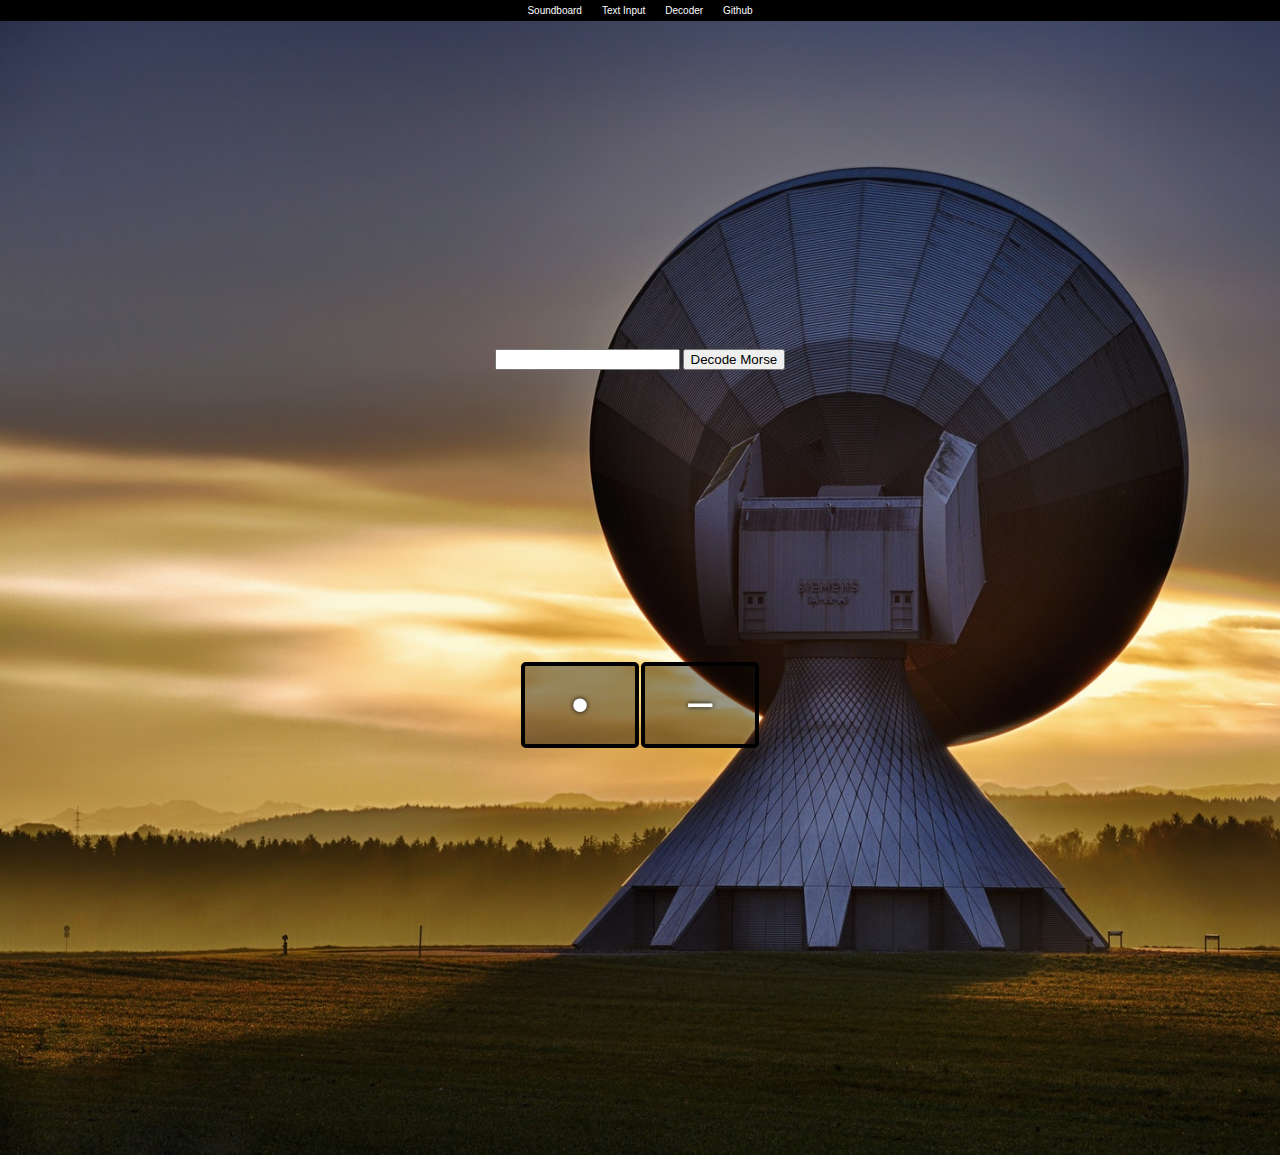
<file: decoder.html>
<!DOCTYPE html>
<html lang="en">
<head>
  <meta charset="UTF-8">
  <title>Awesome Morse</title>
  <link rel="stylesheet" href="style.css">
  <link rel="shortcut icon" href="favicon.ico" type="image/x-icon">
</head>
<body>

<nav id="navbar"></nav>

<div style="position: relative;margin-top: 10%; height: 200px" id="decoded">
  <h1 id="decoded-text"></h1>
</div>

<div id="inputs" class="cursor">
  <form action="#" onsubmit="return false;">
    <input id="message-box" type="text" name="formText">
    <input id="button" type="button" value="Decode Morse" onclick="decodeMorse(this.form)">
  </form>
  <h1 id="code-text"></h1>
</div>

<table id="key-table" class="keys">
  <tr>
    <td style="font-size: 5em" id="dit-key" class="key" data-key="90">•</td>
    <td style="font-size: 5em" id="dah-key" class="key" data-key="88">−</td>
  </tr>
</table>

<script src="js/nav.js"></script>
<script src="js/alphanum.js"></script>
<script src="js/decoder.js"></script>

</body>
</html>
</file>
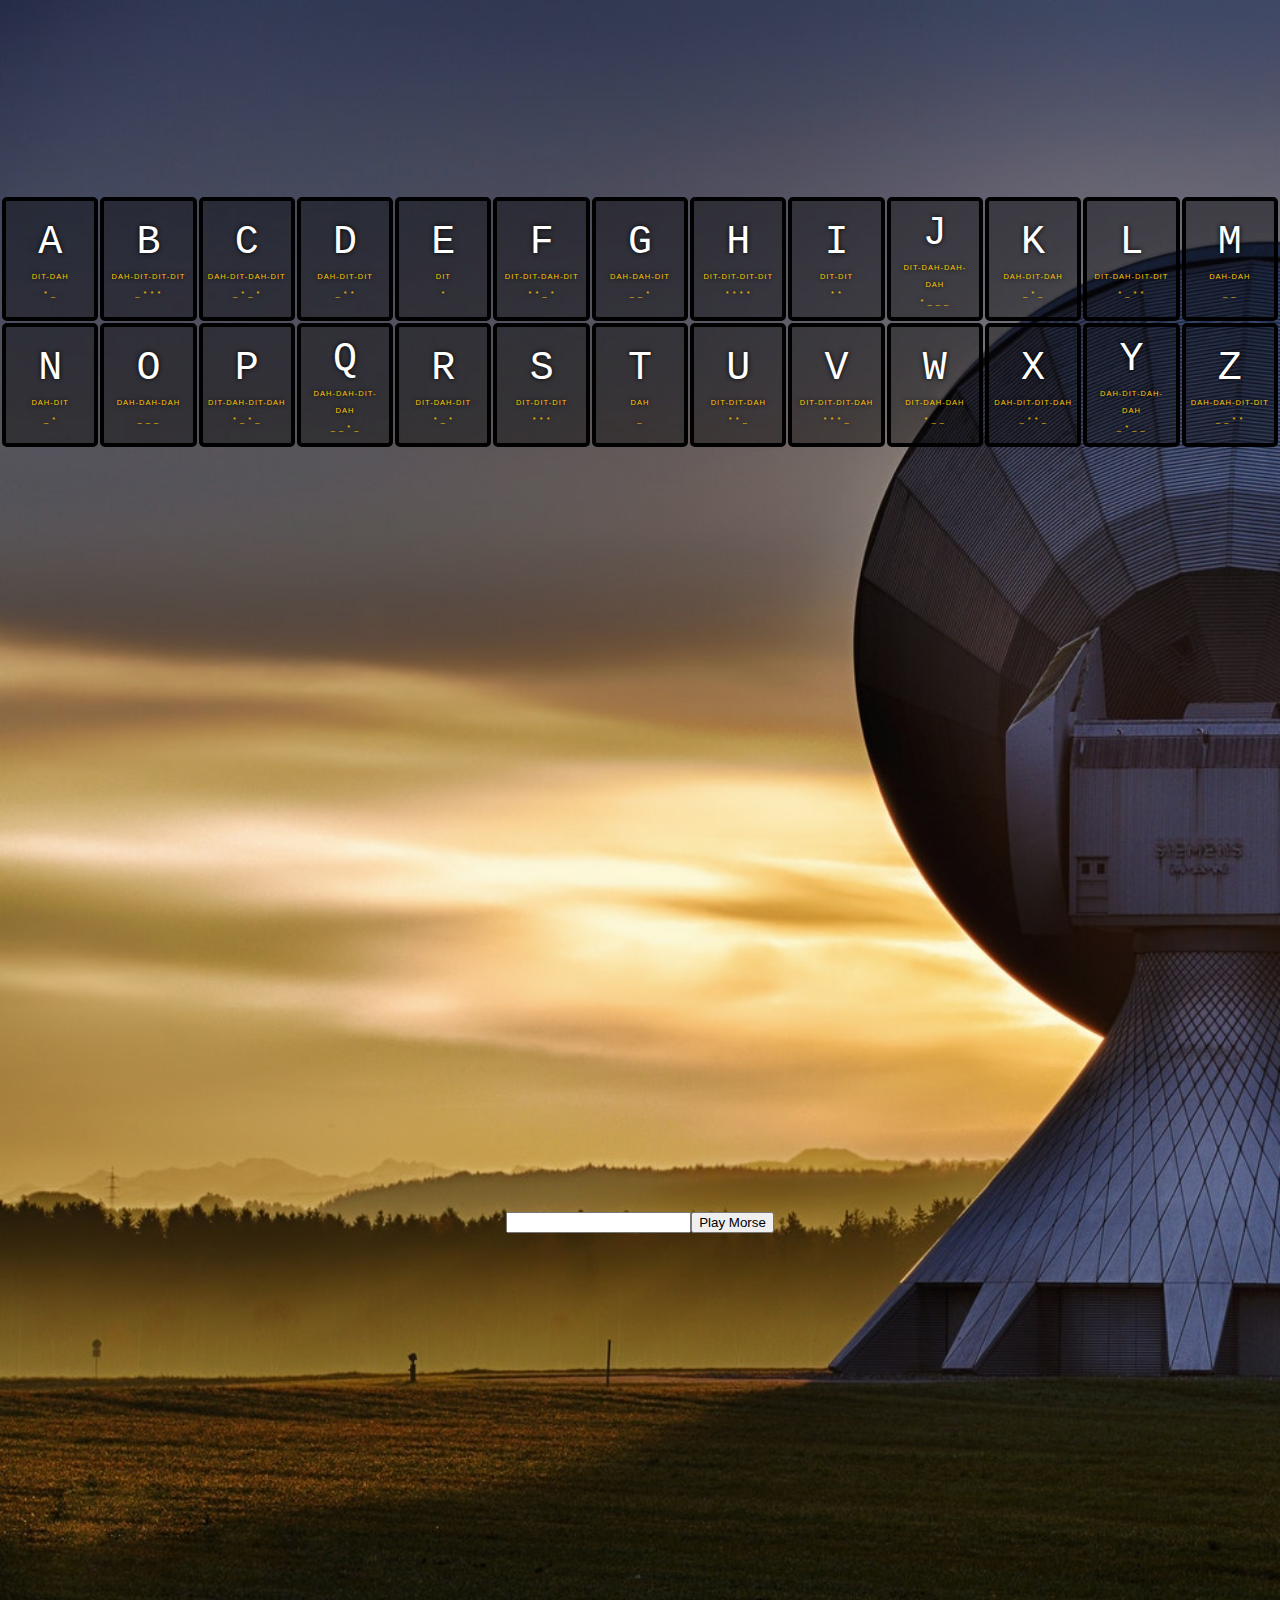
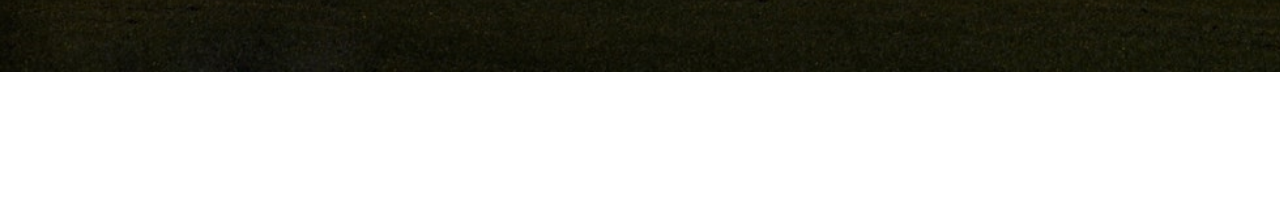
<file: Morse.html>
<!DOCTYPE html>
<html lang="en">
<head>
  <meta charset="UTF-8">
  <title>Awesome Morse</title>
  <link rel="stylesheet" href="style.css">
</head>
<body>

<table id="key-table" class="keys">
  <tr id="first-row"></tr>
  <tr id="second-row"></tr>
</table>

<form class="keys">
  <input type="text" id="manual-input">
  <input type="submit" value="Play Morse">
</form>

<script src="alphabet.js"></script>
<script>

  function removeTransition(e) {
      if (e.propertyName !== 'transform') return;
      e.target.classList.remove('playing');
  }

  var audioEnabled = true;
  function playSound(e) {
      if (audioEnabled) {
          const audio = document.querySelector(`audio[data-key="${e.keyCode}"]`);
          const key = document.querySelector(`[data-key="${e.keyCode}"]`);
          if (!audio) return;

          key.classList.add('playing');
          audio.currentTime = 0;
          audio.play();
      }
  }

  var i = 0;
  for (var letter in alphabet) {
      var newTD = document.createElement('td');
      newTD.setAttribute("data-key",alphabet[letter]["key"]);
      newTD.className = "key";
      var newKbd = document.createElement('kbd');
      newKbd.innerHTML = letter;
      var newSpan = document.createElement('span');
      newSpan.className = "sound";
      newSpan.innerHTML = alphabet[letter]["spoken"] + '<br>' + alphabet[letter]["code"];
      var newAudio = document.createElement("audio");
      newAudio.setAttribute("data-key",alphabet[letter]["key"]);
      newAudio.src = alphabet[letter]["audio"];
      newTD.appendChild(newKbd);
      newTD.appendChild(newSpan);
      newTD.appendChild(newAudio);
      if (i <= 12) {
          document.getElementById("first-row").appendChild(newTD);
      }
      else {
          document.getElementById("second-row").appendChild(newTD);
      }
      i++;
  }
  const keys = Array.from(document.querySelectorAll('.key'));
  keys.forEach(function(key) {
      key.addEventListener('transitionend', removeTransition)
  });
  window.addEventListener('keydown', playSound);
  var textBox = document.getElementById("manual-input");
  textBox.onfocus = function(){audioEnabled = false};
  textBox.onblur = function () {audioEnabled = true};


</script>

</body>
</html>
</file>
<file: style.css>
html {
  font-size: 10px;
  background: url(static/bg.jpg) no-repeat;
  background-size: cover;
}

body,html {
  margin: 0;
  padding: 0;
  font-family: sans-serif;
}

kbd {
  display: block;
  font-size: 4rem;
}

.keys {
  display: flex;
  flex: 1;
  min-height: 100vh;
  align-items: center;
  justify-content: center;
}

.key {
  border: .4rem solid black;
  border-radius: .5rem;
  margin: 1rem;
  font-size: 1.5rem;
  padding: 1rem .5rem;
  transition: all .07s ease;
  width: 10rem;
  text-align: center;
  color: white;
  background: rgba(0,0,0,0.4);
  text-shadow: 0 0 .5rem black;
}

.key:hover {
  border-color: #ffc600;
  box-shadow: 0 0 1rem #ffc600;
}

.playing {
  transform: scale(1.1);
  border-color: #ffc600;
  box-shadow: 0 0 1rem #ffc600;
}

.sound {
  font-size: 0.5em;
  text-transform: uppercase;
  letter-spacing: .1rem;
  color: #ffc600;
}

#waveform {
  margin-top: 5%;
  height: 200px;
}

#key-table {
  margin-top: -10%;
}

#code-text, #decoded-text {
  color: lime;
}

#inputs, #decoded {
  display: block;
  text-align: center;
}

#navbar ul {
  margin: 0;
  padding: 5px;
  list-style-type: none;
  text-align: center;
  background-color: #000;
}

#navbar ul li {
  display: inline;
}

#navbar ul li a {
  text-decoration: none;
  padding: .2em 1em;
  color: #fff;
  background-color: #000;
}

#navbar ul li a:hover {
  color: #000;
  background-color: #fff;
}
</file>
